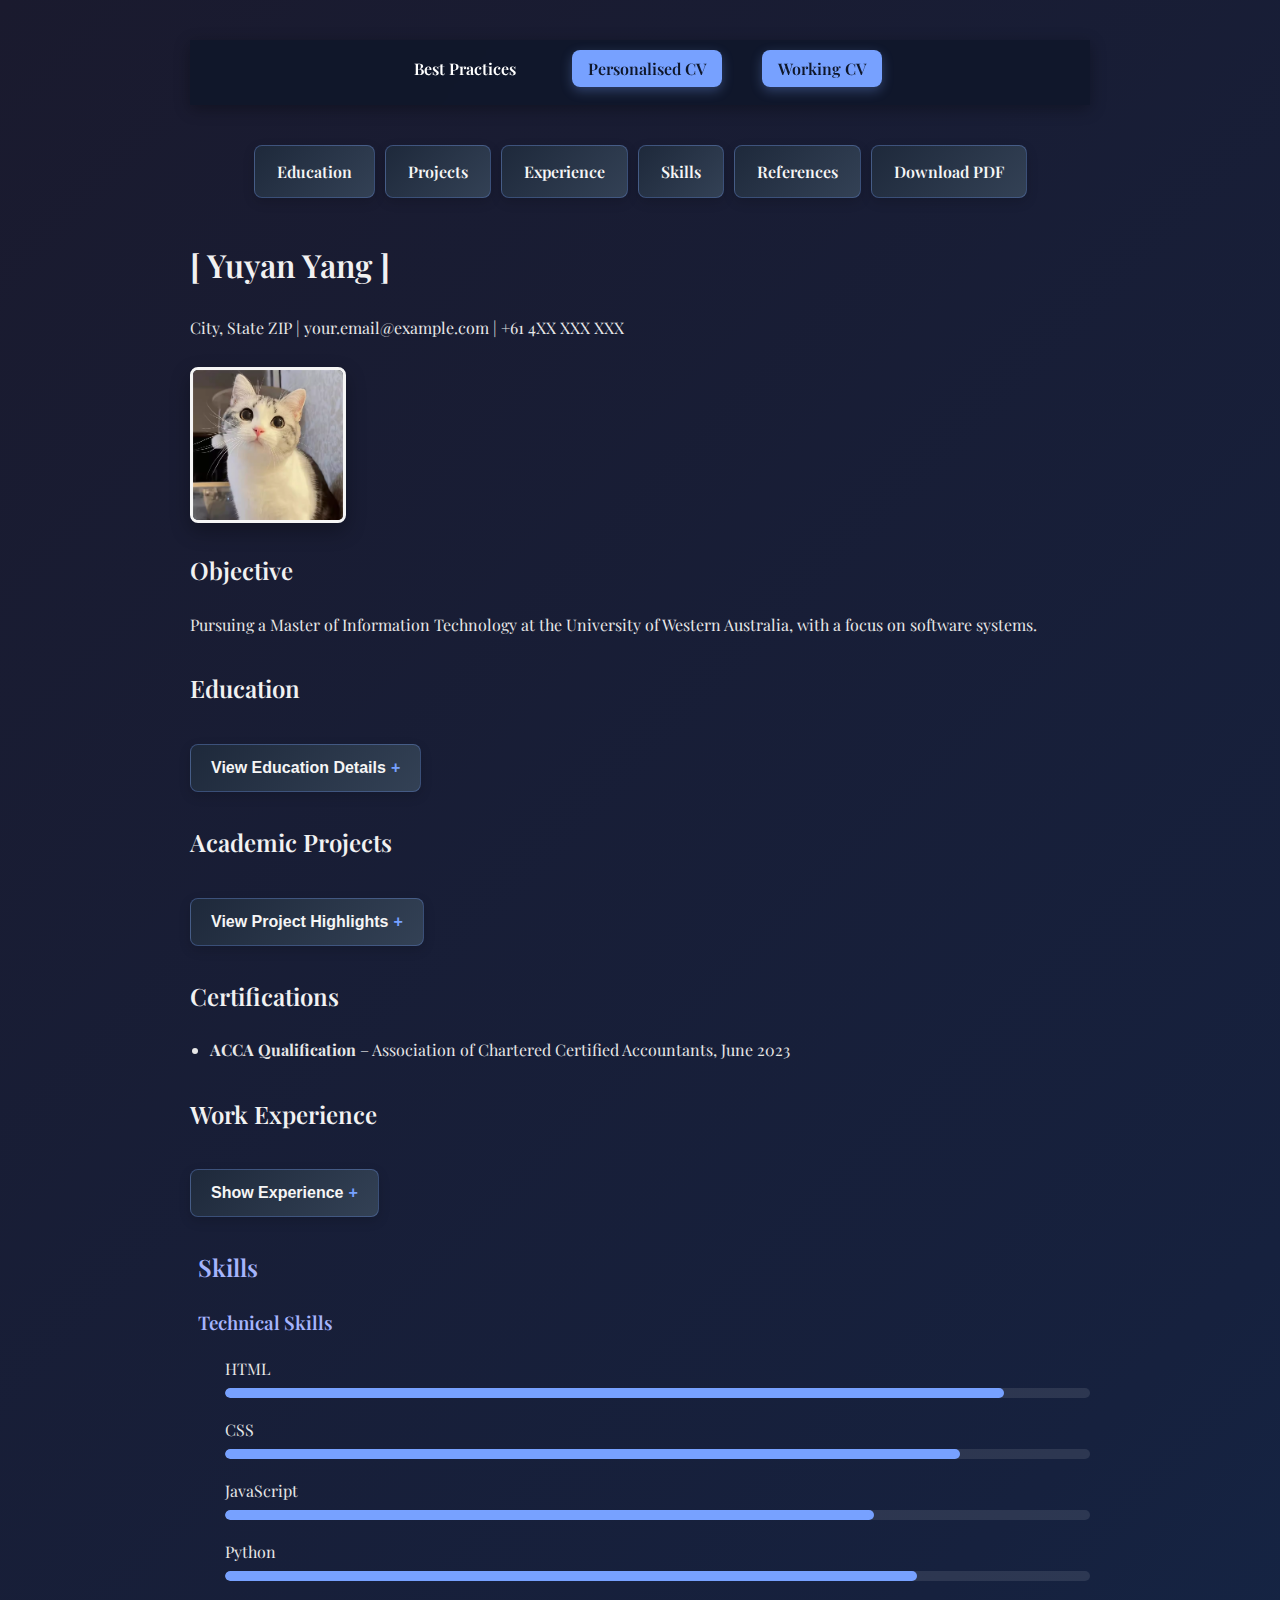
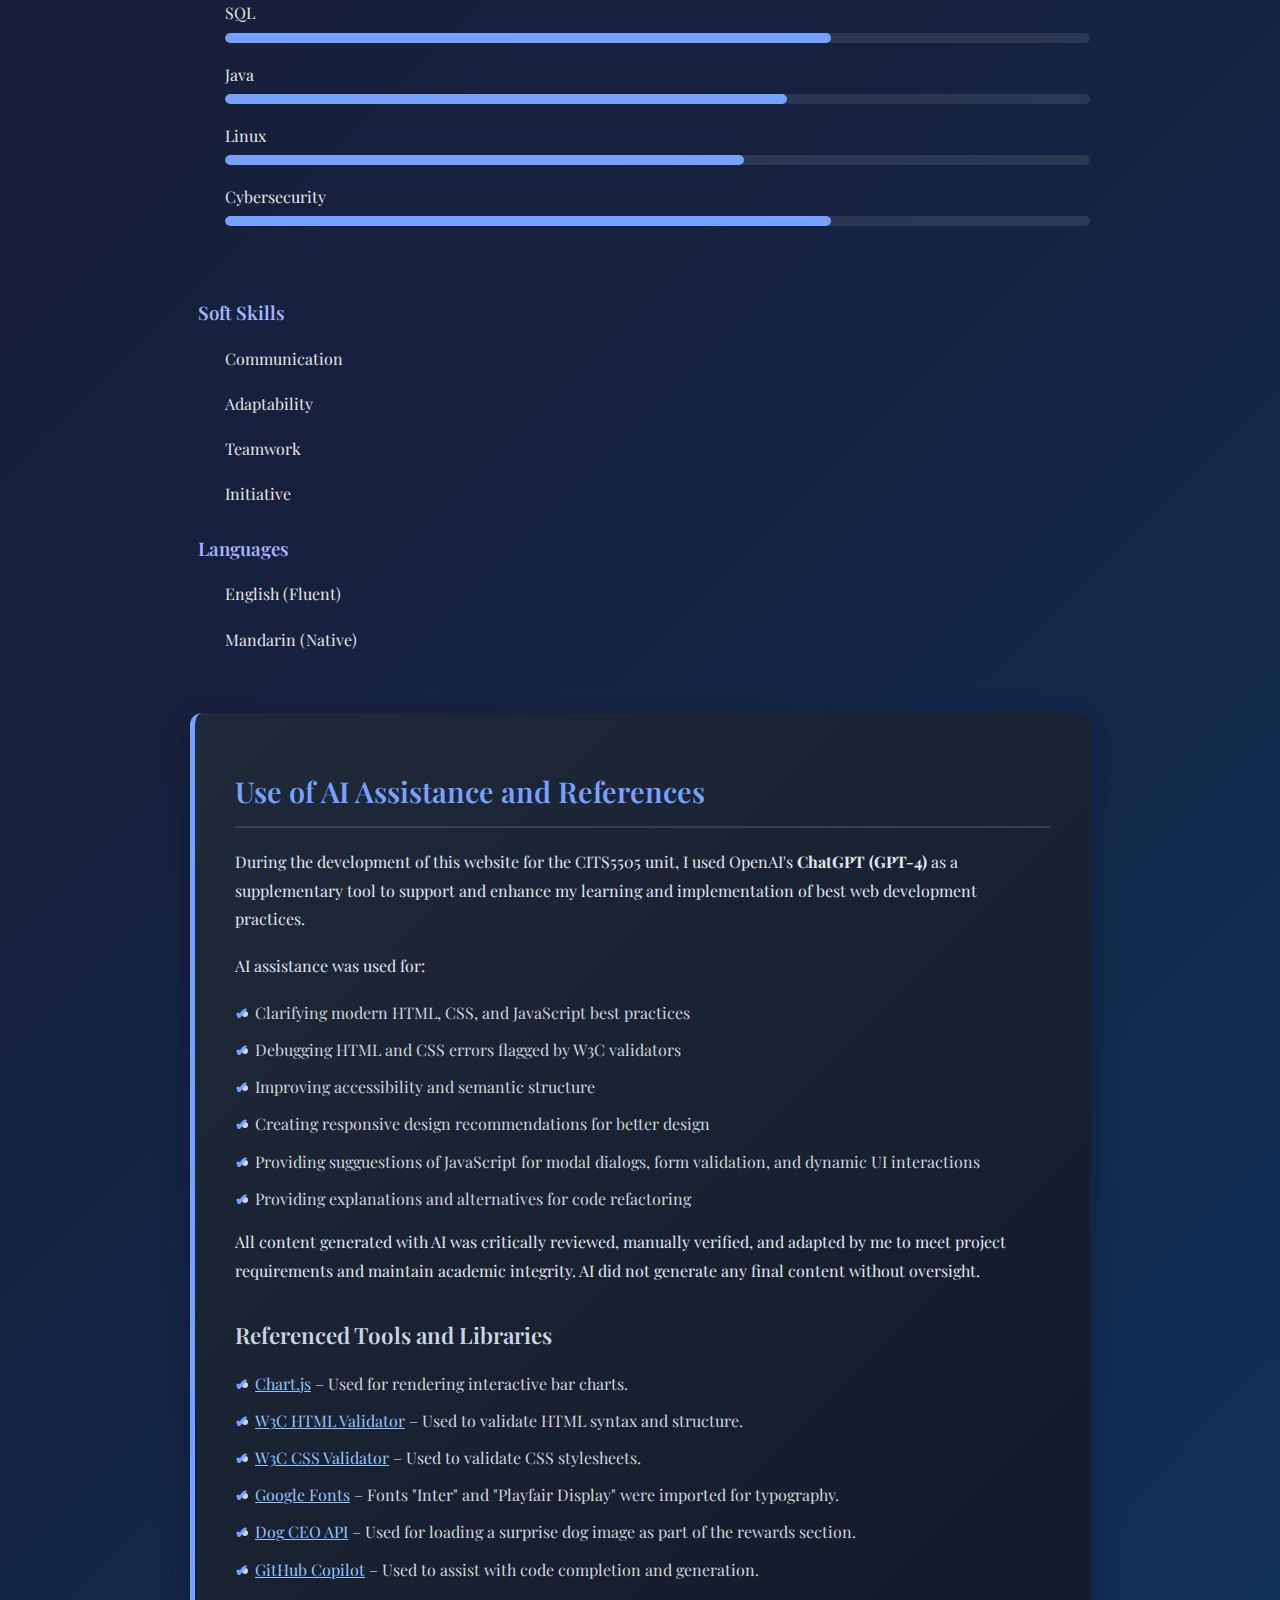
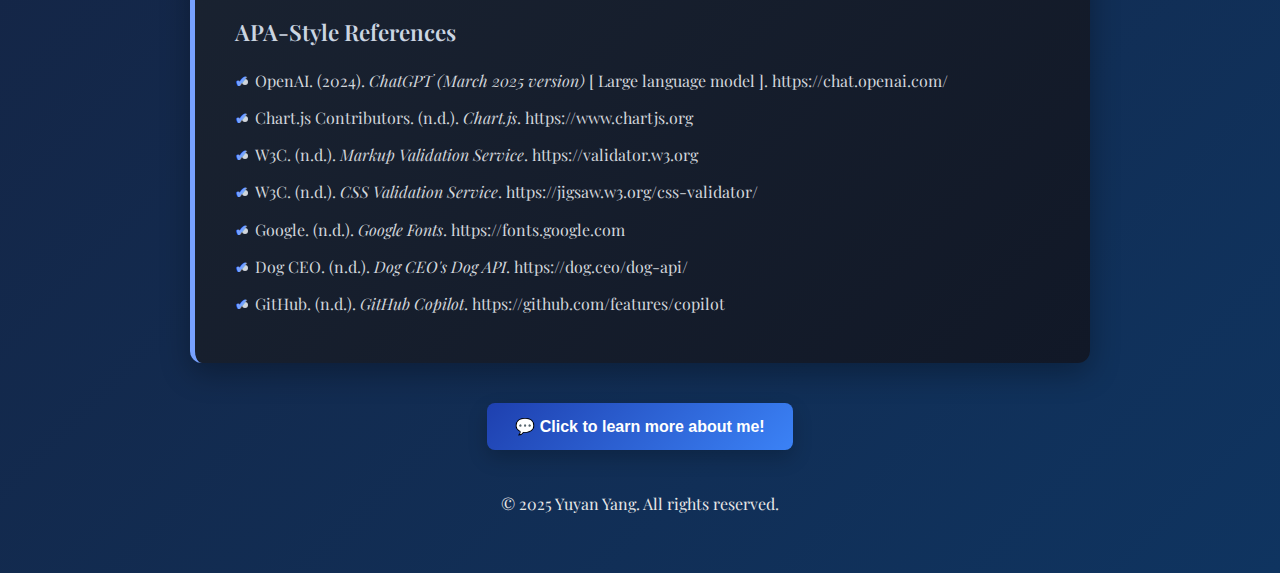
<file: cv.html>
<!DOCTYPE html>
<html lang="en">
<head>
  <!-- Meta tags for character encoding and responsive design -->
  <meta charset="UTF-8">
  <meta name="viewport" content="width=device-width, initial-scale=1.0">

  <!-- Font imports for visual design -->
  <link href="https://fonts.googleapis.com/css2?family=Inter:wght@400;600&family=Playfair+Display:wght@600&display=swap" rel="stylesheet">

  <!-- Page title shown in the browser tab -->
  <title>Personalised CV</title>

  <!-- Link to external stylesheet -->
  <link rel="stylesheet" href="css/cv_style.css">
</head>

<body>
  <!-- Top navigation linking to main pages -->
  <nav class="top-nav">
    <ul>
      <li><a href="index.html">Best Practices</a></li>
      <li><a href="cv.html" class="active">Personalised CV</a></li>
      <li><a href="working_cv.html" class="active">Working CV</a></li>
    </ul>
  </nav>

  <!-- Section-specific navigation for in-page jumps -->
  <nav class="cv-nav">
    <a href="#education">Education</a>
    <a href="#projects">Projects</a>
    <a href="#experience">Experience</a>
    <a href="#skills">Skills</a>
    <a href="#references">References</a>
    <!-- Print page as PDF -->
    <a id="download-btn" href="#" onclick="window.print(); return false;">Download PDF</a>
  </nav>

  <!-- Header section with name and contact info -->
  <header>
    <h1>[ Yuyan Yang ]</h1>
    <p>City, State ZIP | your.email@example.com | +61 4XX XXX XXX</p>
    <img src="jpg/profile.jpg" alt="[Your Profile Photo]">
  </header>

  <!-- Objective summary -->
  <section id="objective">
    <h2>Objective</h2>
    <p>Pursuing a Master of Information Technology at the University of Western Australia, with a focus on software systems.</p>
  </section>

  <!-- Education background with collapsible content -->
  <section id="education">
    <h2>Education</h2>
    <button class="collapsible">View Education Details</button>
    <div class="content">
      <ul>
        <li><strong>Work Integrated Learning</strong>, LET Training (Present)</li>
        <li><strong>Bachelor of Finance</strong>, Monash University (2021 - 2023)</li>
        <li><strong>Bachelor of Management</strong>, Hunan University (2019 - 2021)</li>
      </ul>
    </div>
  </section>

  <!-- Project experience -->
  <section id="projects">
    <h2>Academic Projects</h2>
    <button class="collapsible">View Project Highlights</button>
    <div class="content">
      <ul>
        <li><strong>Simulating Stock Trading:</strong> Options strategies, volatility analysis, MATLAB reporting.</li>
        <li><strong>Avian Influenza Model:</strong> SEIRD model with agent simulation & intervention strategy.</li>
        <li><strong>Social Media Data Analysis:</strong> Python, clustering, correlation, data storytelling.</li>
      </ul>
    </div>
  </section>

  <!-- Certification section -->
  <section id="certifications">
    <h2>Certifications</h2>
    <ul>
      <li><strong>ACCA Qualification</strong> – Association of Chartered Certified Accountants, June 2023</li>
    </ul>
  </section>

  <!-- Work experience with collapsible content -->
  <section id="experience">
    <h2>Work Experience</h2>
    <button class="collapsible">Show Experience</button>
    <div class="content">
      <ul>
        <li><strong>BRR Technology Solutions</strong>, Sydney: Web optimization, database design, secure backend (PDAS)</li>
        <li><strong>Teaching Assistant</strong>, Gaosi Education Group: Assisted English lessons, student engagement.</li>
      </ul>
    </div>
  </section>

  <!-- Technical and Soft Skills with Icons and Progress Bars -->
<section id="skills">
  <h2><i class="fa-solid fa-gears"></i> Skills</h2>

  <h3><i class="fa-solid fa-laptop-code"></i> Technical Skills</h3>
  <ul class="skill-list">
    <li>
      <i class="fa-brands fa-html5"></i> HTML
      <div class="progress-bar"><div class="progress" style="width: 90%;"></div></div>
    </li>
    <li>
      <i class="fa-brands fa-css3-alt"></i> CSS
      <div class="progress-bar"><div class="progress" style="width: 85%;"></div></div>
    </li>
    <li>
      <i class="fa-brands fa-js"></i> JavaScript
      <div class="progress-bar"><div class="progress" style="width: 75%;"></div></div>
    </li>
    <li>
      <i class="fa-brands fa-python"></i> Python
      <div class="progress-bar"><div class="progress" style="width: 80%;"></div></div>
    </li>
    <li>
      <i class="fa-solid fa-database"></i> SQL
      <div class="progress-bar"><div class="progress" style="width: 70%;"></div></div>
    </li>
    <li>
      <i class="fa-brands fa-java"></i> Java
      <div class="progress-bar"><div class="progress" style="width: 65%;"></div></div>
    </li>
    <li>
      <i class="fa-brands fa-linux"></i> Linux
      <div class="progress-bar"><div class="progress" style="width: 60%;"></div></div>
    </li>
    <li>
      <i class="fa-solid fa-shield-halved"></i> Cybersecurity
      <div class="progress-bar"><div class="progress" style="width: 70%;"></div></div>
    </li>
  </ul><br>

  <h3><i class="fa-solid fa-user-group"></i> Soft Skills</h3>
  <ul class="skill-list">
    <li><i class="fa-solid fa-comments"></i> Communication</li>
    <li><i class="fa-solid fa-arrows-rotate"></i> Adaptability</li>
    <li><i class="fa-solid fa-people-group"></i> Teamwork</li>
    <li><i class="fa-solid fa-rocket"></i> Initiative</li>
  </ul>

  <h3><i class="fa-solid fa-language"></i> Languages</h3>
  <ul class="skill-list">
    <li><i class="fa-solid fa-globe"></i> English (Fluent)</li>
    <li><i class="fa-solid fa-globe"></i> Mandarin (Native)</li>
  </ul>
</section>

  <!-- Description of how AI tools were used during development -->
  <section id="ai-usage">
    <h2>Use of AI Assistance and References</h2>
    <p>
      During the development of this website for the CITS5505 unit, I used OpenAI's <strong>ChatGPT (GPT-4)</strong> as a supplementary tool to support and enhance my learning and implementation of best web development practices.
    </p>
    <p>
      AI assistance was used for:
    </p>
      <ul>
        <li>Clarifying modern HTML, CSS, and JavaScript best practices</li>
        <li>Debugging HTML and CSS errors flagged by W3C validators</li>
        <li>Improving accessibility and semantic structure</li>
        <li>Creating responsive design recommendations for better design</li>
        <li>Providing sugguestions of JavaScript for modal dialogs, form validation, and dynamic UI interactions</li>
        <li>Providing explanations and alternatives for code refactoring</li>
      </ul>
 

    <p>
      All content generated with AI was critically reviewed, manually verified, and adapted by me to meet project requirements and maintain academic integrity. AI did not generate any final content without oversight.
    </p>

    <!-- Tools and resources used -->
    <h3>Referenced Tools and Libraries</h3>
    <ul>
      <li><a href="https://www.chartjs.org" target="_blank">Chart.js</a> – Used for rendering interactive bar charts.</li>
      <li><a href="https://validator.w3.org" target="_blank">W3C HTML Validator</a> – Used to validate HTML syntax and structure.</li>
      <li><a href="https://jigsaw.w3.org/css-validator/" target="_blank">W3C CSS Validator</a> – Used to validate CSS stylesheets.</li>
      <li><a href="https://fonts.google.com" target="_blank">Google Fonts</a> – Fonts "Inter" and "Playfair Display" were imported for typography.</li>
      <li><a href="https://dog.ceo/dog-api/" target="_blank">Dog CEO API</a> – Used for loading a surprise dog image as part of the rewards section.</li>
      <li><a href="https://github.com/features/copilot" target="_blank">GitHub Copilot</a> – Used to assist with code completion and generation.</li>
    </ul>

    <!-- APA-formatted references -->
    <h3>APA-Style References</h3>
    <ul>
      <li>OpenAI. (2024). <em>ChatGPT (March 2025 version)</em> [ Large language model ]. https://chat.openai.com/</li>
      <li>Chart.js Contributors. (n.d.). <em>Chart.js</em>. https://www.chartjs.org</li>
      <li>W3C. (n.d.). <em>Markup Validation Service</em>. https://validator.w3.org</li>
      <li>W3C. (n.d.). <em>CSS Validation Service</em>. https://jigsaw.w3.org/css-validator/</li>
      <li>Google. (n.d.). <em>Google Fonts</em>. https://fonts.google.com</li>
      <li>Dog CEO. (n.d.). <em>Dog CEO's Dog API</em>. https://dog.ceo/dog-api/</li>
      <li>GitHub. (n.d.). <em>GitHub Copilot</em>. https://github.com/features/copilot</li>
    </ul>
  </section>

  <!-- Button to trigger modal popup with personal info -->
  <button id="about-btn" class="popup-btn">💬 Click to learn more about me!</button>

  <!-- Modal popup content -->
  <div id="popup-modal" class="modal">
    <div class="modal-content">
      <span class="close-btn">&times;</span>
      <h2>🎉 Hello again!</h2>
      <p>I’m someone who enjoys blending logic and creativity. Outside of IT, I love 🎭 acting, 🎤 singing, and discovering cafes ☕️.</p>
      <p>This website is a reflection of who I am — thoughtful, detail-oriented, and passionate.</p>
    </div>
  </div>

  <footer>
    <p>© 2025 Yuyan Yang. All rights reserved.</p>
  </footer>

  <!-- JavaScript for collapsibles and modal interaction -->
  <script>
    // Handle collapsible section toggles
    const collapsibles = document.querySelectorAll('.collapsible');
    collapsibles.forEach(button => {
      button.addEventListener('click', function () {
        this.classList.toggle('active');
        const content = this.nextElementSibling;
        content.style.display = (content.style.display === 'block') ? 'none' : 'block';
      });
    });

    // Handle modal open and close
    const modal = document.getElementById('popup-modal');
    const btn = document.getElementById('about-btn');
    const closeBtn = document.querySelector('.close-btn');

    btn.addEventListener('click', () => modal.style.display = 'block');
    closeBtn.addEventListener('click', () => modal.style.display = 'none');
    window.addEventListener('click', e => {
      if (e.target === modal) modal.style.display = 'none';
    });
  </script>
</body>
</html>
</file>
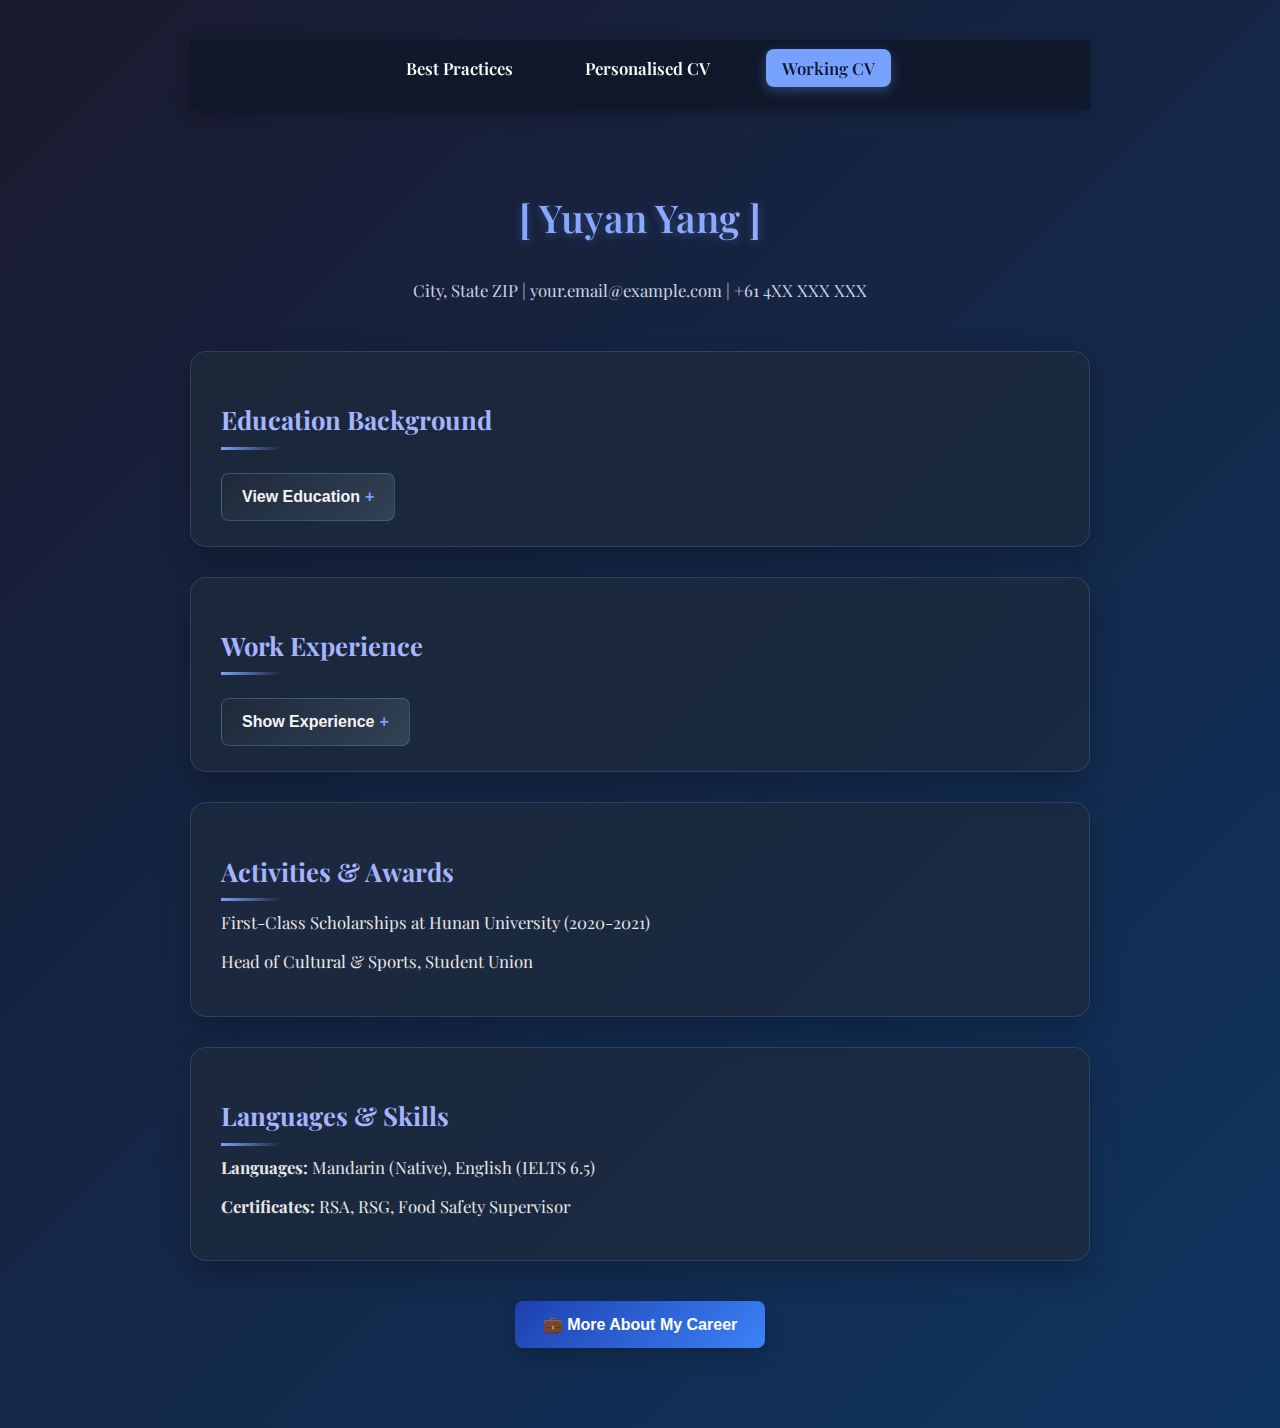
<file: working_cv.html>
<!DOCTYPE html>
<html lang="en">
<head>
  <!-- Meta settings for character encoding and responsiveness -->
  <meta charset="UTF-8">
  <meta name="viewport" content="width=device-width, initial-scale=1.0">
  
  <!-- Title shown in the browser tab -->
  <title>Working CV</title>

  <!-- Link to external CSS stylesheet -->
  <link rel="stylesheet" href="css/working_cv.css">

  <!-- Link to Font Awesome for icons -->
  <link rel="stylesheet" href="https://cdnjs.cloudflare.com/ajax/libs/font-awesome/6.5.2/css/all.min.css">

  <!-- Importing fonts from Google Fonts -->
  <link href="https://fonts.googleapis.com/css2?family=Inter:wght@400;600&family=Playfair+Display:wght@600&display=swap" rel="stylesheet">
</head>

<body class="working_cv">
  <!-- Top navigation menu -->
  <nav class="top-nav">
    <ul>
      <li><a href="index.html">Best Practices</a></li>
      <li><a href="cv.html">Personalised CV</a></li>
      <li><a href="working_cv.html" class="active">Working CV</a></li>
    </ul>
  </nav>

  <!-- Header section with name and contact placeholders -->
  <header>
    <h1>[ Yuyan Yang ]</h1>
    <p>City, State ZIP | your.email@example.com | +61 4XX XXX XXX</p>
  </header>

  <!-- Education section with collapsible content -->
  <section id="education">
    <h2>Education Background</h2>
    <button class="collapsible">View Education</button>
    <div class="content">
      <ul>
        <li><strong>Monash University</strong>, Bachelor of Finance (Sep. 2021 - Jun. 2023)</li>
        <li><strong>University of Western Australia (UWA)</strong>, Master of IT (Expected Nov. 2025)</li>
      </ul>
    </div>
  </section>

  <!-- Work experience section -->
  <section id="work-experience">
    <h2>Work Experience</h2>
    <button class="collapsible">Show Experience</button>
    <div class="content">
      <ul>
        <li><strong> 🏠 BRR Technology Solutions</strong> – Internship in web & security (Dec 2024 - Mar 2025)</li>
        <li><strong> 🍝 Qin's Lanzhou Beef Noodle</strong> – Part-time Waitress (Sep 2024 – Now)</li>
        <li><strong> 🥩 Costco Wholesale</strong> – Cart Attendant (Sep 2020 - Jun 2021)</li>
        <li><strong> 🥬 Food Delivery Driver</strong> – Student Assistant (Nov 2024 – Dec 2025)</li>
      </ul>
    </div>
  </section>

  <!-- Activities and awards section -->
  <section id="activities">
    <h2>Activities & Awards</h2>
    <ul>
      <li>First-Class Scholarships at Hunan University (2020-2021)</li>
      <li>Head of Cultural & Sports, Student Union</li>
    </ul>
  </section>

  <!-- Languages, skills, and certificates section -->
  <section id="skills">
    <h2>Languages & Skills</h2>
    <ul>
      <li><strong>Languages:</strong> Mandarin (Native), English (IELTS 6.5)</li>
      <li><strong>Certificates:</strong> RSA, RSG, Food Safety Supervisor</li>
    </ul>
  </section>

  <!-- Button to open career summary popup -->
  <button id="about-btn" class="popup-btn">💼 More About My Career</button>

  <!-- Popup modal with a brief personal career message -->
  <div id="popup-modal" class="modal">
    <div class="modal-content">
      <span class="close-btn">&times;</span>
      <h2>Career-Oriented</h2>
      <p>This CV is tailored for job applications and professional networking.</p>
    </div>
  </div>

  <!-- JavaScript for interactive elements -->
  <script>
    // Handle collapsible button toggles for each section
    document.querySelectorAll('.collapsible').forEach(btn => {
      btn.addEventListener('click', () => {
        btn.classList.toggle('active'); // Toggle active class
        const content = btn.nextElementSibling;
        content.style.display = content.style.display === 'block' ? 'none' : 'block';
      });
    });

    // Handle popup modal open and close
    const modal = document.getElementById('popup-modal');
    const openBtn = document.getElementById('about-btn');
    const closeBtn = document.querySelector('.close-btn');

    // Open modal on button click
    openBtn.addEventListener('click', () => modal.style.display = 'block');

    // Close modal on X click
    closeBtn.addEventListener('click', () => modal.style.display = 'none');

    // Close modal if user clicks outside the modal content
    window.addEventListener('click', (e) => {
      if (e.target === modal) modal.style.display = 'none';
    });
  </script>
</body>
</html>
</file>
<file: css/cv_style.css>
/* ---------- Global Styles ---------- */
body {
    /* Dark gradient background and typography settings */
    background-color: #1a1a2e;
    background-image: linear-gradient(135deg, #1a1a2e 0%, #16213e 50%, #0f3460 100%);
    color: #e7e7e7;
    font-family: 'Playfair Display', 'Segoe UI', sans-serif;
    padding: 40px;
    max-width: 900px;
    margin: auto;
    line-height: 1.7;
    transition: all 0.5s ease;
    animation: fadeIn 1s ease-in; /* Smooth fade-in */
}

footer {
    text-align:center; 
    margin-top: 40px;
}

@keyframes fadeIn {
    from { opacity: 0; }
    to { opacity: 1; }
}

/* Headings with hover animation */
h1, h2, h3 {
    color: #f1f1f1;
    font-weight: 600;
    transition: transform 0.3s ease;
}

h1:hover, h2:hover {
    transform: translateX(5px);
}

/* Section hover effect */
section {
    margin-bottom: 30px;
    transition: all 0.4s ease;
}

section:hover {
    transform: translateY(-3px);
}

/* Image styling (e.g. profile photo) */
img {
    width: 150px;
    border-radius: 8px;
    margin-top: 10px;
    border: 3px solid #f5f5f5;
    box-shadow: 0 8px 20px rgba(0,0,0,0.3);
    transition: all 0.4s ease;
    animation: pulse 2s infinite alternate; /* Glowing animation */
}

@keyframes pulse {
    from { box-shadow: 0 8px 20px rgba(0,0,0,0.3); }
    to { box-shadow: 0 12px 30px rgba(119, 161, 255, 0.5); }
}

img:hover {
    transform: scale(1.05);
    border-color: #77a1ff;
}

/* Basic list formatting */
ul {
    padding-left: 20px;
}

li {
    margin-bottom: 8px;
    transition: transform 0.2s ease;
}

li:hover {
    transform: translateX(3px);
}

/* Section reference divider */
.reference {
    border-top: 1px solid #444;
    margin-top: 50px;
    padding-top: 20px;
}

.skill-list {
    list-style: none;
    padding: 0;
    margin-bottom: 25px;
  }
  
  .skill-list li {
    position: relative;
    padding-left: 35px;
    margin-bottom: 18px;
    font-size: 1rem;
    color: #e7e7e7;
  }
  
  .skill-list li i {
    position: absolute;
    left: 0;
    top: 3px;
    color: #77a1ff;
    font-size: 1.3rem;
  }
  
  .progress-bar {
    width: 100%;
    height: 10px;
    background-color: rgba(255,255,255,0.1);
    border-radius: 8px;
    overflow: hidden;
    margin-top: 6px;
  }
  
  .progress {
    height: 100%;
    background-color: #77a1ff;
    border-radius: 8px;
    transition: width 1s ease-in-out;
  }
  
  #skills h2, #skills h3 {
    margin-bottom: 15px;
    color: #a5b4fc;
  }
  
  #skills h2 i, #skills h3 i {
    margin-right: 8px;
  }  

/* ---------- Navigation Bar ---------- */
.top-nav {
    background-color: rgba(15, 23, 42, 0.9);
    padding: 15px 20px;
    box-shadow: 0 4px 15px rgba(0,0,0,0.3);
    backdrop-filter: blur(10px);
    position: sticky;
    top: 0;
    z-index: 100;
    transition: all 0.4s ease;
}

.top-nav:hover {
    box-shadow: 0 4px 20px rgba(119, 161, 255, 0.4);
}

.top-nav ul {
    display: flex;
    justify-content: center;
    gap: 40px;
    list-style: none;
    margin: 0;
    padding: 0;
}

.top-nav a {
    color: #ffffff;
    text-decoration: none;
    font-weight: 600;
    padding: 8px 16px;
    border-radius: 8px;
    transition: all 0.3s ease;
    position: relative;
    overflow: hidden;
}

/* Hover underline animation */
.top-nav a:before {
    content: '';
    position: absolute;
    bottom: 0;
    left: 0;
    width: 0;
    height: 2px;
    background-color: #77a1ff;
    transition: width 0.3s ease;
}

.top-nav a:hover:before {
    width: 100%;
}

.top-nav a:hover {
    background-color: rgba(51, 51, 51, 0.5);
    transform: translateY(-3px);
}

/* Highlight active link */
.top-nav a.active {
    background-color: #77a1ff;
    color: #0f172a;
    box-shadow: 0 4px 12px rgba(119, 161, 255, 0.3);
}

/* ---------- CV Navigation Buttons ---------- */
html {
    scroll-behavior: smooth;
}

.cv-nav {
    text-align: center;
    margin: 40px 0;
    display: flex;
    flex-wrap: wrap;
    justify-content: center;
    gap: 10px;
}

.cv-nav a,
#download-btn,
#toggle-cv-btn {
    display: inline-block;
    background: linear-gradient(135deg, #1e293b 0%, #334155 100%);
    color: #f5f5f5;
    padding: 12px 22px;
    text-decoration: none;
    border-radius: 8px;
    font-weight: 600;
    transition: all 0.3s ease;
    border: 1px solid rgba(119, 161, 255, 0.3);
    box-shadow: 0 4px 12px rgba(0, 0, 0, 0.15);
    position: relative;
    overflow: hidden;
}

/* Light streak hover effect */
.cv-nav a:after,
#download-btn:after,
#toggle-cv-btn:after {
    content: '';
    position: absolute;
    top: -50%;
    left: -60%;
    width: 20px;
    height: 200%;
    background: rgba(255, 255, 255, 0.1);
    transform: rotate(20deg);
    transition: all 0.6s ease;
}

.cv-nav a:hover:after,
#download-btn:hover:after,
#toggle-cv-btn:hover:after {
    left: 100%;
}

.cv-nav a:hover,
#download-btn:hover,
#toggle-cv-btn:hover {
    background: linear-gradient(135deg, #334155 0%, #475569 100%);
    transform: translateY(-5px);
    box-shadow: 0 8px 20px rgba(0, 0, 0, 0.2);
    color: #77a1ff;
}

/* Highlighted toggle button */
#toggle-cv-btn {
    background: linear-gradient(135deg, #1e40af 0%, #3b82f6 100%);
    color: white;
    margin-top: 20px;
    animation: highlight 2s infinite alternate;
}

@keyframes highlight {
    0% { box-shadow: 0 4px 12px rgba(59, 130, 246, 0.3); }
    100% { box-shadow: 0 8px 24px rgba(59, 130, 246, 0.7); }
}

#toggle-cv-btn:hover {
    background: linear-gradient(135deg, #2563eb 0%, #60a5fa 100%);
}

/* ---------- Collapsible Sections ---------- */
.collapsible {
    background: linear-gradient(135deg, #1e293b 0%, #334155 100%);
    color: #f5f5f5;
    cursor: pointer;
    padding: 14px 20px;
    border: 1px solid rgba(119, 161, 255, 0.3);
    border-radius: 8px;
    text-align: left;
    outline: none;
    font-size: 1rem;
    margin-top: 15px;
    transition: all 0.3s ease;
    font-weight: 600;
    box-shadow: 0 4px 12px rgba(0, 0, 0, 0.15);
    position: relative;
}

/* Plus/Minus toggle icons */
.collapsible:after {
    content: '\002B'; /* plus */
    color: #77a1ff;
    font-weight: bold;
    float: right;
    margin-left: 5px;
    transition: all 0.3s ease;
}

.collapsible.active:after {
    content: '\2212'; /* minus */
    transform: rotate(180deg);
}

.collapsible:hover {
    background: linear-gradient(135deg, #334155 0%, #475569 100%);
    transform: translateY(-3px);
}

/* Collapsible content */
.content {
    padding: 18px 24px;
    display: none;
    overflow: hidden;
    background-color: rgba(30, 41, 59, 0.7);
    backdrop-filter: blur(5px);
    border-radius: 8px;
    border: 1px solid rgba(119, 161, 255, 0.2);
    margin-bottom: 15px;
    box-shadow: 0 8px 20px rgba(0, 0, 0, 0.15);
    transform-origin: top;
    animation: slideDown 0.4s ease;
}

@keyframes slideDown {
    from { transform: scaleY(0); opacity: 0; }
    to { transform: scaleY(1); opacity: 1; }
}

/* List within collapsible */
.content ul {
    margin-top: 10px;
}

.content li {
    margin-bottom: 10px;
    font-size: 1rem;
    color: #d1d5db;
    transition: all 0.2s ease;
}

.content li:hover {
    color: #f5f5f5;
}

/* ---------- Popup Button and Modal ---------- */
.popup-btn {
    display: block;
    margin: 40px auto;
    padding: 14px 28px;
    font-size: 1rem;
    font-weight: 600;
    background: linear-gradient(135deg, #1e40af 0%, #3b82f6 100%);
    color: #fff;
    border: none;
    border-radius: 8px;
    cursor: pointer;
    transition: all 0.3s ease;
    box-shadow: 0 8px 20px rgba(0, 0, 0, 0.2);
    animation: float 3s infinite alternate;
}

@keyframes float {
    0% { transform: translateY(0); }
    100% { transform: translateY(-10px); }
}

.popup-btn:hover {
    background: linear-gradient(135deg, #2563eb 0%, #60a5fa 100%);
    transform: scale(1.05);
    box-shadow: 0 12px 30px rgba(59, 130, 246, 0.4);
}

/* Modal overlay and content */
.modal {
    display: none;
    position: fixed;
    z-index: 999;
    left: 0;
    top: 0;
    width: 100%;
    height: 100%;
    background-color: rgba(0, 0, 0, 0.7);
    backdrop-filter: blur(5px);
    animation: fadeIn 0.3s ease;
}

.modal-content {
    background: linear-gradient(135deg, #1e293b 0%, #334155 100%);
    color: #f5f5f5;
    margin: 10% auto;
    padding: 35px;
    border-radius: 16px;
    max-width: 500px;
    text-align: center;
    box-shadow: 0 15px 40px rgba(0, 0, 0, 0.4);
    animation: slideIn 0.5s ease, glow 3s infinite alternate;
    border: 1px solid rgba(119, 161, 255, 0.3);
}

/* Modal animations */
@keyframes glow {
    0% { box-shadow: 0 15px 40px rgba(0, 0, 0, 0.4); }
    100% { box-shadow: 0 15px 40px rgba(59, 130, 246, 0.4); }
}

@keyframes slideIn {
    from {
        transform: translateY(-50px);
        opacity: 0;
    }
    to {
        transform: translateY(0);
        opacity: 1;
    }
}

.close-btn {
    color: #a5b4fc;
    float: right;
    font-size: 28px;
    font-weight: bold;
    cursor: pointer;
    transition: all 0.3s ease;
}

.close-btn:hover {
    color: #f5f5f5;
    transform: rotate(90deg);
}

/* ---------- Alternate Light Theme for Working CV ---------- */
.working-cv {
    background-color: #f5f5f5;
    color: #1a1a2e;
}

.working-cv h1, .working-cv h2, .working-cv h3 {
    color: #1a1a2e;
}

/* Override dark styles in working view */
.working-cv .collapsible, 
.working-cv .content, 
.working-cv .cv-nav a, 
.working-cv #download-btn,
.working-cv #toggle-cv-btn {
    background: white;
    color: #1a1a2e;
    border-color: #ddd;
}

.working-cv .collapsible:hover, 
.working-cv .cv-nav a:hover, 
.working-cv #download-btn:hover,
.working-cv #toggle-cv-btn:hover {
    background: #f5f5f5;
    color: #1e40af;
}

.working-cv .modal-content {
    background: white;
    color: #1a1a2e;
}

.working-cv .close-btn {
    color: #666;
}

/* ---------- AI Usage Section Styling ---------- */
#ai-usage {
    background: linear-gradient(135deg, #1f2937 0%, #111827 100%);
    border-left: 5px solid #77a1ff;
    padding: 30px 40px;
    margin-top: 60px;
    border-radius: 12px;
    box-shadow: 0 10px 30px rgba(0, 0, 0, 0.3);
    animation: fadeIn 1.2s ease-in-out;
}

#ai-usage h2 {
    color: #77a1ff;
    font-size: 1.8rem;
    margin-bottom: 20px;
    border-bottom: 2px solid #334155;
    padding-bottom: 10px;
}

#ai-usage h3 {
    color: #cbd5e1;
    font-size: 1.4rem;
    margin-top: 30px;
    margin-bottom: 10px;
}

#ai-usage p {
    color: #e2e8f0;
    margin-bottom: 18px;
    line-height: 1.8;
}

#ai-usage ul {
    padding-left: 25px;
}

#ai-usage li {
    color: #d1d5db;
    margin-bottom: 10px;
    position: relative;
}

#ai-usage li::before {
    content: "✔";
    color: #77a1ff;
    font-weight: bold;
    display: inline-block;
    width: 20px;
    margin-left: -25px;
}

#ai-usage a {
    color: #93c5fd;
    text-decoration: underline;
    transition: color 0.3s ease;
}

#ai-usage a:hover {
    color: #60a5fa;
}

/* ---------- Responsive Styles ---------- */
@media screen and (max-width: 768px) {
    h1 {
        font-size: 1.8rem;
    }

    p, li {
        font-size: 0.95rem;
    }

    .cv-nav {
        flex-direction: column;
    }
}

@media screen and (max-width: 480px) {
    .cv-nav a,
    #download-btn,
    #toggle-cv-btn {
        width: 100%;
        box-sizing: border-box;
        font-size: 14px;
        margin: 5px 0;
    }

    h1 {
        font-size: 1.5rem;
    }

    p, li {
        font-size: 0.9rem;
    }

    body {
        padding: 20px;
    }
}
</file>
<file: css/working_cv.css>
/* ---------- Working CV Styling (Theme-Matched) ---------- */
body.working_cv {
  background: linear-gradient(135deg, #1a1a2e, #0f3460); /* Dark blue gradient background */
  color: #e7e7e7; /* Light text for contrast */
  font-family: 'Playfair Display', 'Segoe UI', sans-serif; /* Elegant serif with fallback */
  padding: 40px;
  max-width: 900px;
  margin: auto;
  line-height: 1.7;
  animation: fadeIn 1s ease-in; /* Smooth page fade-in */
}

/* Page load fade-in animation */
@keyframes fadeIn {
  from { opacity: 0; }
  to { opacity: 1; }
}

/* ---------- Top Navigation ---------- */
.top-nav {
  background-color: rgba(15, 23, 42, 0.9); /* Semi-transparent dark background */
  padding: 15px 20px;
  box-shadow: 0 4px 15px rgba(0, 0, 0, 0.3);
  backdrop-filter: blur(10px); /* Blurred glass effect */
  position: sticky;
  top: 0;
  z-index: 100;
  transition: all 0.4s ease;
}

.top-nav:hover {
  box-shadow: 0 4px 20px rgba(119, 161, 255, 0.4); /* Glow on hover */
}

.top-nav ul {
  display: flex;
  justify-content: center;
  gap: 40px;
  list-style: none;
  margin: 0;
  padding: 0;
}

.top-nav a {
  color: #ffffff;
  text-decoration: none;
  font-weight: 600;
  padding: 8px 16px;
  border-radius: 8px;
  transition: all 0.3s ease;
  position: relative;
  overflow: hidden;
}

.top-nav a:before {
  content: '';
  position: absolute;
  bottom: 0;
  left: 0;
  width: 0;
  height: 2px;
  background-color: #77a1ff;
  transition: width 0.3s ease;
}

.top-nav a:hover:before {
  width: 100%;
}

.top-nav a:hover {
  background-color: rgba(51, 51, 51, 0.5);
  transform: translateY(-3px);
}

.top-nav a.active {
  background-color: #77a1ff;
  color: #0f172a;
  box-shadow: 0 4px 12px rgba(119, 161, 255, 0.3);
}

/* ---------- Header ---------- */
header {
  text-align: center;
  padding: 50px 20px 30px;
  color: #e5e7eb;
  animation: slideDown 0.8s ease; /* Slide header down */
}

/* Slide-in animation for header */
@keyframes slideDown {
  from { transform: translateY(-50px); opacity: 0; }
  to { transform: translateY(0); opacity: 1; }
}

header h1 {
  font-size: 2.4rem;
  font-weight: 600;
  background: linear-gradient(90deg, #77a1ff, #a5b4fc);
  -webkit-background-clip: text;
  background-clip: text;
  -webkit-text-fill-color: transparent; /* Gradient text */
  text-shadow: 0 2px 10px rgba(119, 161, 255, 0.3);
}

header p {
  margin-top: 10px;
  font-size: 1.05rem;
  color: #cbd5e1;
}

/* ---------- Sections ---------- */
section {
  margin-bottom: 30px;
  padding: 25px 30px;
  background: rgba(30, 41, 59, 0.75); /* Semi-dark card style */
  border-radius: 16px;
  border: 1px solid rgba(119, 161, 255, 0.2);
  box-shadow: 0 12px 30px rgba(0, 0, 0, 0.25);
  transition: all 0.4s ease;
}

section:hover {
  transform: translateY(-3px);
}

section h2 {
  font-size: 1.6rem;
  color: #a5b4fc;
  margin-bottom: 16px;
  position: relative;
}

/* Underline accent for section headings */
section h2::after {
  content: '';
  position: absolute;
  left: 0;
  bottom: -8px;
  width: 60px;
  height: 3px;
  background: linear-gradient(90deg, #77a1ff, transparent);
}

ul {
  list-style: none;
  padding-left: 0;
}

ul li {
  margin-bottom: 12px;
  line-height: 1.6;
  font-size: 1.05rem;
  transition: transform 0.2s ease;
}

ul li:hover {
  transform: translateX(3px);
}

/* ---------- Collapsible Buttons ---------- */
.collapsible {
  background: linear-gradient(135deg, #1e293b, #334155);
  color: #f5f5f5;
  cursor: pointer;
  padding: 14px 20px;
  border: 1px solid rgba(119, 161, 255, 0.3);
  border-radius: 8px;
  text-align: left;
  font-size: 1rem;
  font-weight: 600;
  margin-top: 15px;
  transition: all 0.3s ease;
  position: relative;
}

/* + icon for collapsibles */
.collapsible:after {
  content: '\002B'; /* + */
  color: #77a1ff;
  font-weight: bold;
  float: right;
  margin-left: 5px;
  transition: all 0.3s ease;
}

/* - icon when expanded */
.collapsible.active:after {
  content: '\2212'; /* − */
  transform: rotate(180deg);
}

.collapsible:hover {
  background: linear-gradient(135deg, #334155, #475569);
  transform: translateY(-3px);
}

.content {
  display: none;
  padding: 20px;
  margin-top: 10px;
  background-color: rgba(30, 41, 59, 0.7);
  border-left: 3px solid #60a5fa;
  border-radius: 8px;
  border: 1px solid rgba(119, 161, 255, 0.2);
  box-shadow: 0 8px 20px rgba(0, 0, 0, 0.15);
}

/* ---------- Popup Button ---------- */
.popup-btn {
  display: block;
  margin: 40px auto;
  padding: 14px 28px;
  font-size: 1rem;
  font-weight: 600;
  background: linear-gradient(135deg, #1e40af, #3b82f6);
  color: #fff;
  border: none;
  border-radius: 8px;
  cursor: pointer;
  transition: all 0.3s ease;
  box-shadow: 0 8px 20px rgba(0, 0, 0, 0.2);
  animation: float 3s infinite alternate;
}

/* Floating effect for CTA button */
@keyframes float {
  0% { transform: translateY(0); }
  100% { transform: translateY(-10px); }
}

.popup-btn:hover {
  background: linear-gradient(135deg, #2563eb, #60a5fa);
  transform: scale(1.05);
  box-shadow: 0 12px 30px rgba(59, 130, 246, 0.4);
}

/* ---------- Modal Popup ---------- */
.modal {
  display: none;
  position: fixed;
  z-index: 1000;
  left: 0;
  top: 0;
  height: 100%;
  width: 100%;
  background-color: rgba(0, 0, 0, 0.75);
  backdrop-filter: blur(4px); /* Subtle blur on modal open */
  animation: fadeIn 0.3s ease;
}

.modal-content {
  background: linear-gradient(135deg, #1e293b, #334155);
  color: #f5f5f5;
  margin: 10% auto;
  padding: 35px;
  border-radius: 16px;
  width: 80%;
  max-width: 480px;
  box-shadow: 0 15px 35px rgba(0, 0, 0, 0.3);
  text-align: center;
  animation: slideIn 0.5s ease;
  position: relative;
}

/* Close button style */
.close-btn {
  position: absolute;
  top: 12px;
  right: 18px;
  color: #a5b4fc;
  font-size: 28px;
  font-weight: bold;
  cursor: pointer;
  transition: all 0.3s ease;
}

.close-btn:hover {
  color: #f8fafc;
  transform: rotate(90deg);
}

/* Modal slide animation */
@keyframes slideIn {
  from {
    transform: translateY(-40px);
    opacity: 0;
  }
  to {
    transform: translateY(0);
    opacity: 1;
  }
}

/* ---------- Responsive Styles ---------- */
@media screen and (max-width: 768px) {
  h1 {
    font-size: 1.8rem;
  }

  p, li {
    font-size: 0.95rem;
  }

  .top-nav ul {
    gap: 20px;
  }
}

@media screen and (max-width: 480px) {
  .top-nav ul {
    flex-direction: column;
    gap: 10px;
  }

  .popup-btn {
    width: 100%;
    font-size: 14px;
  }

  header h1 {
    font-size: 1.5rem;
  }

  p, li {
    font-size: 0.9rem;
  }

  body {
    padding: 20px;
  }
}
</file>
